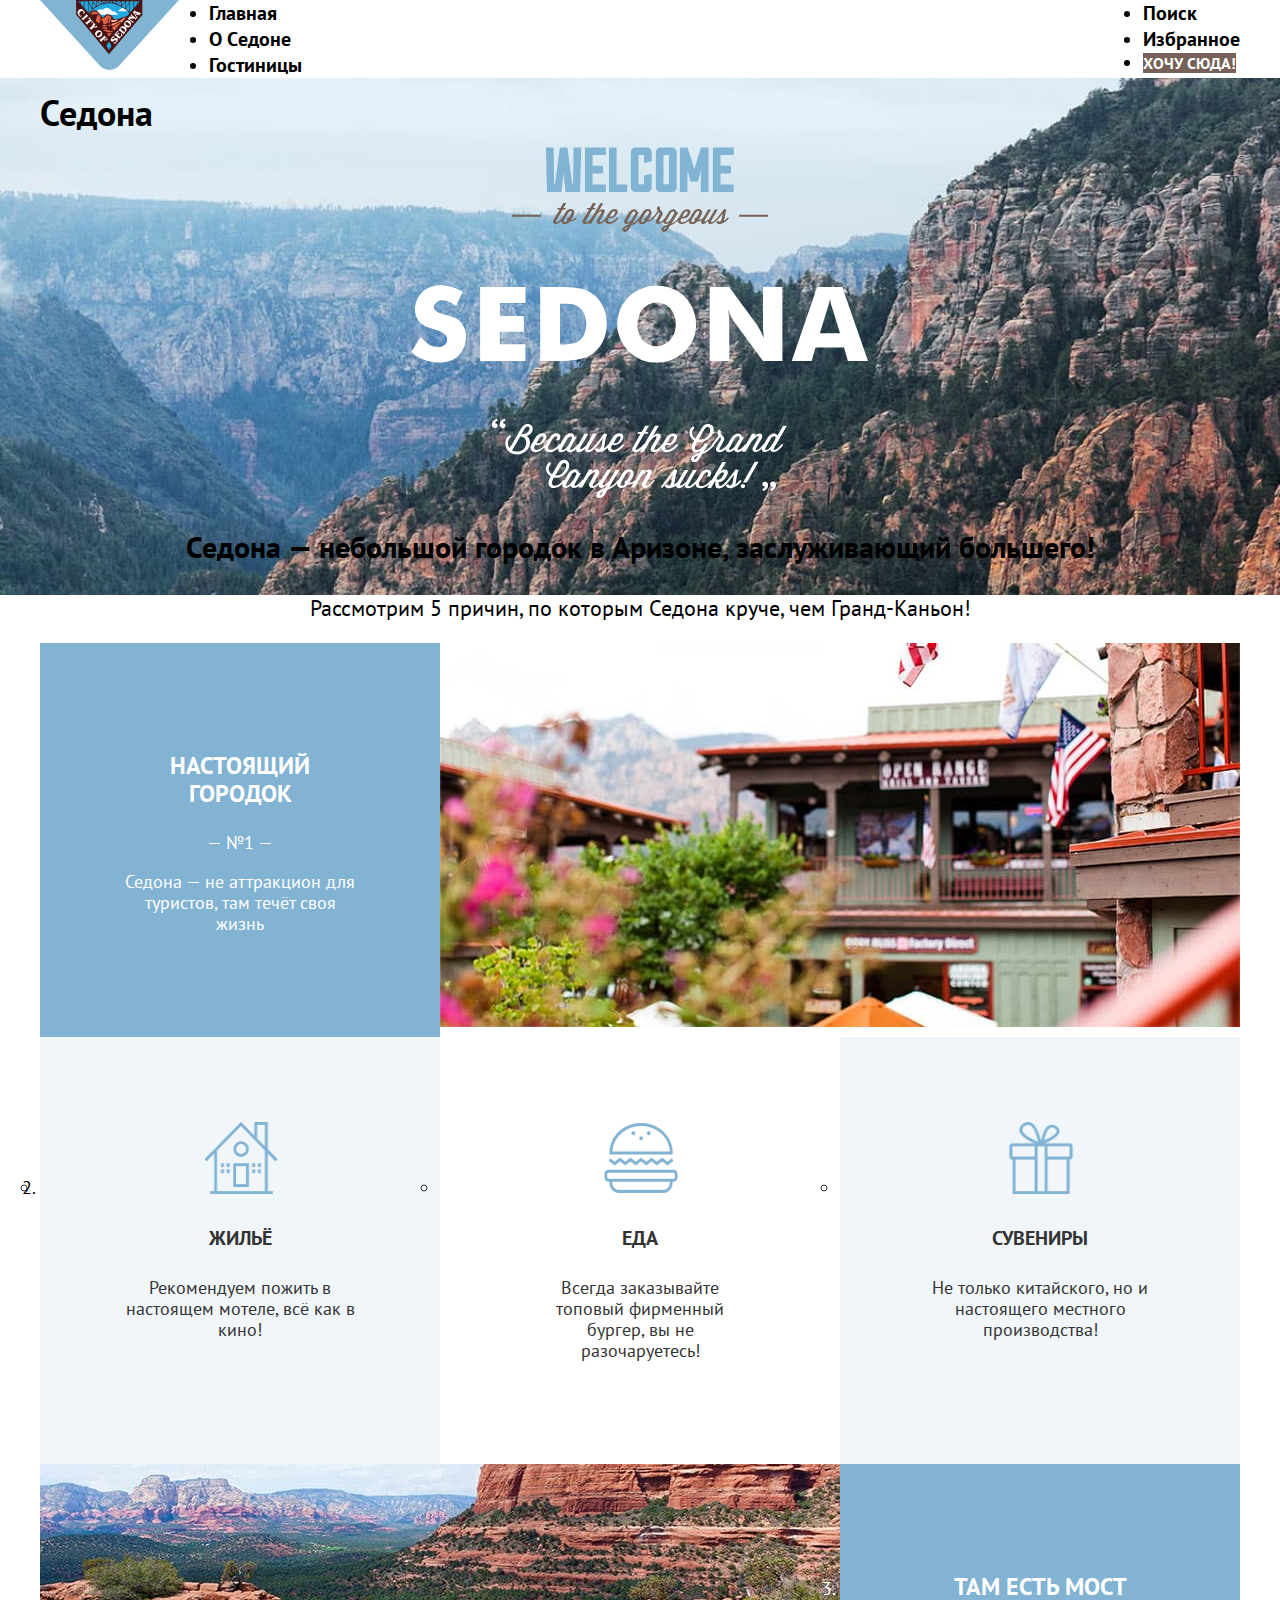
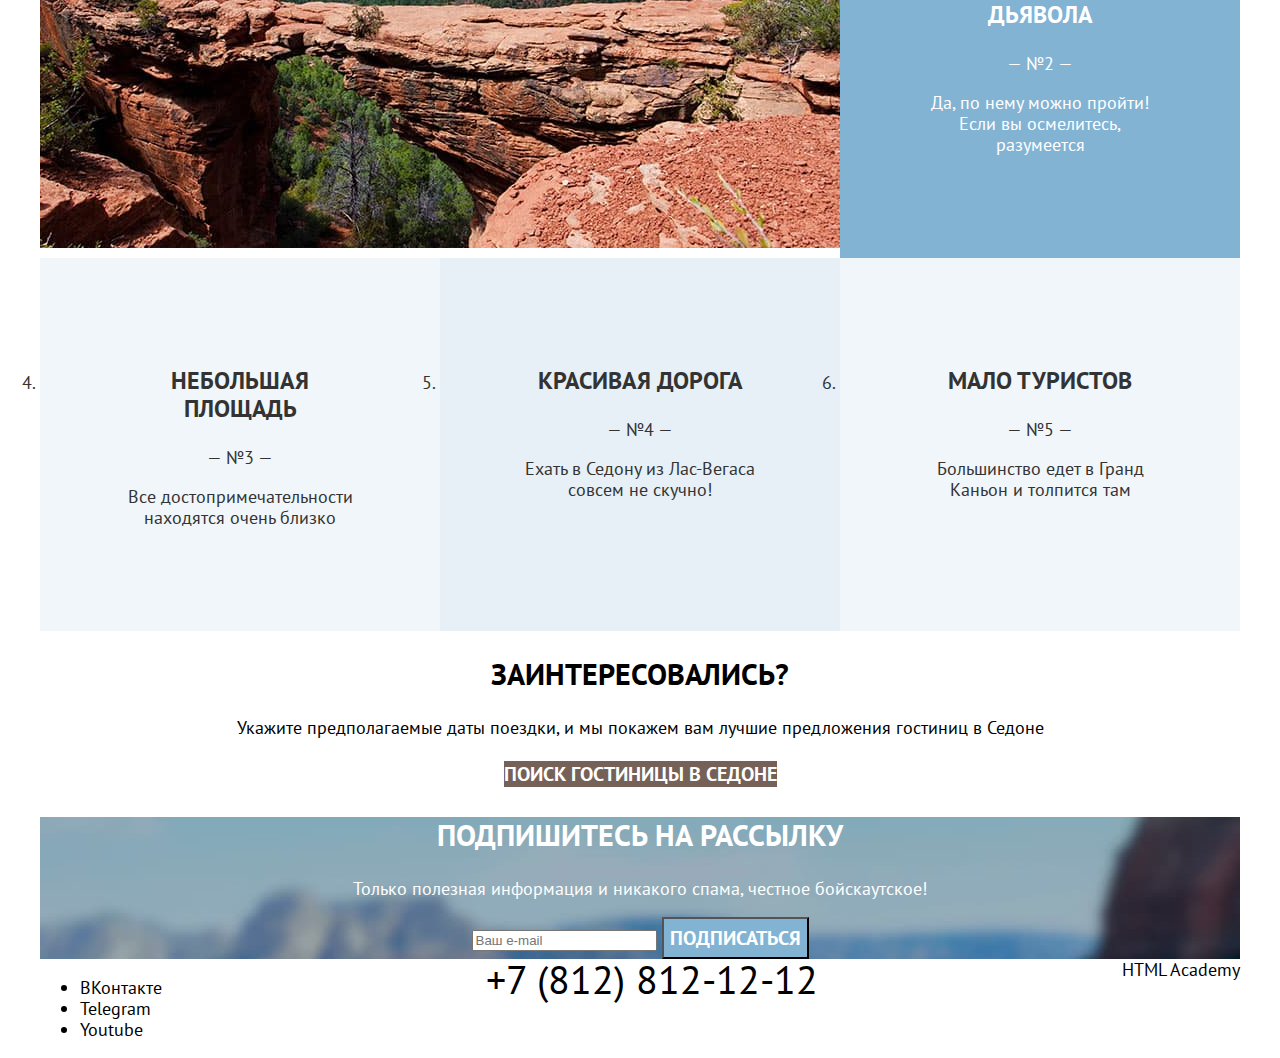
<file: index.html>
<!DOCTYPE html>
<html lang="ru">
  <head>
    <meta charset="utf-8">
    <title>Седона</title>
    <link rel="stylesheet" href="styles/style.css">
  </head>
  <body>
    <header class="page-header">
      <nav class="navigation">
        <a class="navigation-logo" href="index.html">
          <img src="images/logo.svg" width="139" height="70" alt="Герб Седоны">
        </a>
        <ul class="navigation-list">
          <li class="navigation-item">
            <a class="navigation-link navigation-link-current" href="index.html">Главная</a>
          </li>
          <li class="navigation-item">
            <a class="navigation-link" href="#">О Cедоне</a>
          </li>
          <li class="navigation-item">
            <a class="navigation-link" href="catalog.html">Гостиницы</a>
          </li>
        </ul>

        <ul class="navigation-list navigation-user">
          <li class="navigation-item">
            <a class="navigation-link" href="#">
              <span class="visually-hidden">Поиск</span>
            </a>
          </li>
          <li class="navigation-item">
            <a class="navigation-link" href="#">
              <span class="visually-hidden">Избранное</span>
            </a>
          </li>
          <li class="navigation-item">
            <a class="navigation-link button want-to-go-button" href="#">Хочу сюда!</a>
          </li>
        </ul>
      </nav>
    </header>

    <main class="main-index main-container">
      <div class="page-container">
        <h1 class="visually-hidden">Седона</h1>
        <img class="main-logo" src="images/welcome.svg" height="352" width="458" alt="Приветствующая надпись">
        <p class="city-description">Седона — небольшой городок в Аризоне, заслуживающий большего!</p>
        <p class="city-description small-city-description">Рассмотрим 5 причин, по которым Седона круче, чем Гранд-Каньон!</p>
        <section class="advantages">
          <h2 class="visually-hidden section-title" hidden>Преимущества Седоны</h2>
          <ol class="advantages-list">
            <div class="picture-advantages-container">
              <li class="advantage first-advantage">
                <h3 class="advantages-title">Настоящий городок</h3>
                <span class="advantage-number">— №1 —</span>
                <p class="advantage-description">
                  Седона — не аттракцион для туристов, там течёт своя жизнь
                </p>
              </li>
              <img class="city-landscape" src="images/city-landscape.jpg" width="800" height="384" alt="Городской пейзаж Седоны">
            </div>
            <li class="advantage-condition">
              <ul class="conditions-list">
                <div class="advantages-conditions-container">
                  <li class="first-condition">
                    <img src="images/home-icon.png"  width="75" height="72" alt="Дом">
                    <h4 class="conditions-title">Жильё</h4>
                    <p class="condition-description">Рекомендуем пожить в настоящем мотеле,
                      всё как в кино!</p>
                  </li>
                  <li class="second-condition">
                    <img src="images/food-icon.png" width="75" height="72" alt="Бургер">
                    <h4 class="conditions-title">Еда</h4>
                    <p class="condition-description">Всегда заказывайте топовый фирменный бургер, вы не разочаруетесь!</p>
                  </li>
                  <li class="third-condition">
                    <img src="images/souvenir-icon.png" width="75" height="72" alt="Коробка для подарков">
                    <h4 class="conditions-title">Сувениры</h4>
                    <p class="condition-description">Не только китайского, но и настоящего местного производства!</p>
                  </li>
                </div>
              </ul>
            </li>
            <div class="picture-advantages-container">
              <img src="images/nature-landscape.jpg" width="800" height="384" alt="Природный пейзаж Седоны">
              <li class="advantage second-advantage">
              <h3 class="advantages-title">Там есть
                мост дьявола</h3>
              <span class="advantage-number">— №2 —</span>
              <p class="advantage-description">
                Да, по нему можно пройти! Если вы осмелитесь, разумеется
              </p>
              </li>
            </div>
            <div class="advantages-conditions-container">
              <li class="advantage third-advantage">
                <h3 class="advantages-title">Небольшая площадь</h3>
                <span class="advantage-number">— №3 —</span>
                <p class="advantage-description">Все достопримечательности находятся очень близко</p>
              </li>
              <li class="advantage fourth-advantage">
                <h3 class="advantages-title">Красивая
                  дорога</h3>
                <span class="advantage-number">— №4 —</span>
                <p class="advantage-description">
                  Ехать в Седону из Лас-Вегаса совсем не скучно!
                </p>
              </li>
              <li class="advantage fifth-advantage">
                <h3 class="advantages-title">Мало
                  туристов</h3>
                <span class="advantage-number">— №5 —</span>
                <p>Большинство едет в Гранд Каньон
                  и толпится там</p>
              </li>
            </div>
          </ol>
        </section>

        <section class="hotel-search">
          <h2 class="section-title">Заинтересовались?</h2>
          <p class="search-offer">
            Укажите предполагаемые даты поездки, и мы покажем вам лучшие предложения гостиниц в Седоне
          </p>
          <a href="#" class="hotel-searching-link button hotel-searching-button">ПОИСК ГОСТИНИЦЫ В СЕДОНЕ</a>
        </section>

        <section class="newsletter newsletter-with-background">
          <h2 class="section-title">Подпишитесь на рассылку</h2>
          <p class="newsletter-description">Только полезная информация и никакого спама, честное бойскаутское!</p>
          <form action="https://echo.htmlacademy.ru/" method="post" class="newsletter-form">
            <input type="email" name="newsletter-email" placeholder="Ваш e-mail" required>
            <button type="submit" class="newsletter-button button">Подписаться</button>
          </form>
        </section>
      </div>
    </main>

    <footer class="page-footer">
      <div class="page-footer-container">
        <div class="footer-social-list-container">
          <ul class="footer-social-list">
            <li class="footer-social-item">
              <a class="footer-social-link" href="https://vk.com/htmlacademy">
                <span class="visually-hidden">ВКонтакте</span>
              </a>
            </li>
            <li class="footer-social-item">
              <a class="footer-social-link" href="https://t.me/htmlacademy">
                <span class="visually-hidden">Telegram</span>
              </a>
            </li>
            <li class="footer-social-item">
              <a class="footer-social-link" href="https://www.youtube.com/user/htmlacademyru">
                <span class="visually-hidden">Youtube</span>
              </a>
            </li>
          </ul>
        </div>
        <a class="footer-phone-link" href="tel:+7812812212">+7 (812) 812-12-12</a>
        <a class="footer-website-link" href="https://htmlacademy.ru/">
          <span class="visually-hidden">HTML Academy</span>
        </a>
      </div>
    </footer>

  </body>
</html>
</file>
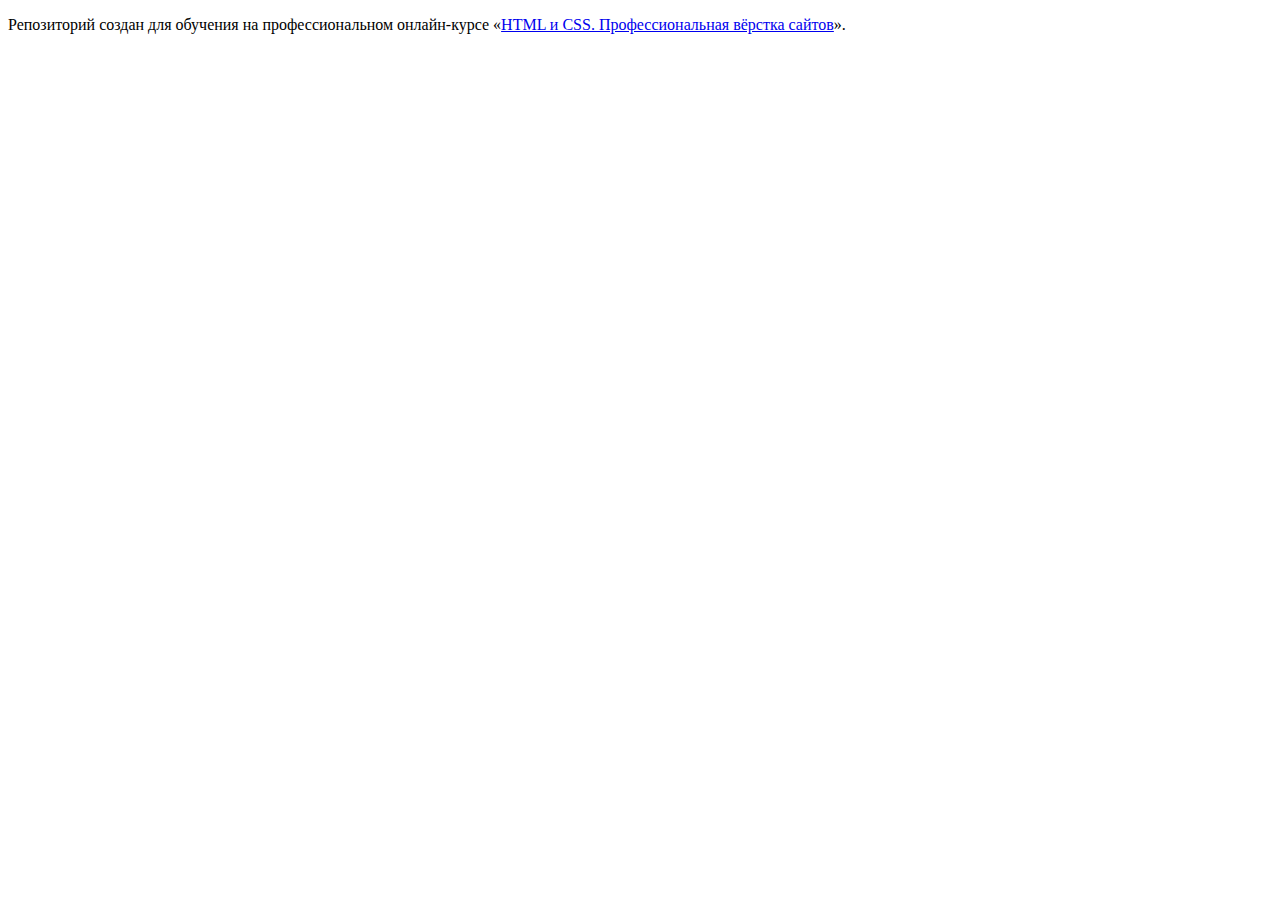
<file: 1/index.html>
<!DOCTYPE html>
<html lang="ru">
  <head>
    <meta charset="utf-8">
    <title>HTML Academy: Седона</title>
    <base href="https://htmlacademy-htmlcss.github.io/1918397-sedona-34/1/">
</head>
  <body>

    <p>Репозиторий создан для обучения на профессиональном онлайн‑курсе «<a href="https://htmlacademy.ru/intensive/htmlcss">HTML и CSS. Профессиональная вёрстка сайтов</a>».</p>

  </body>
</html>
</file>
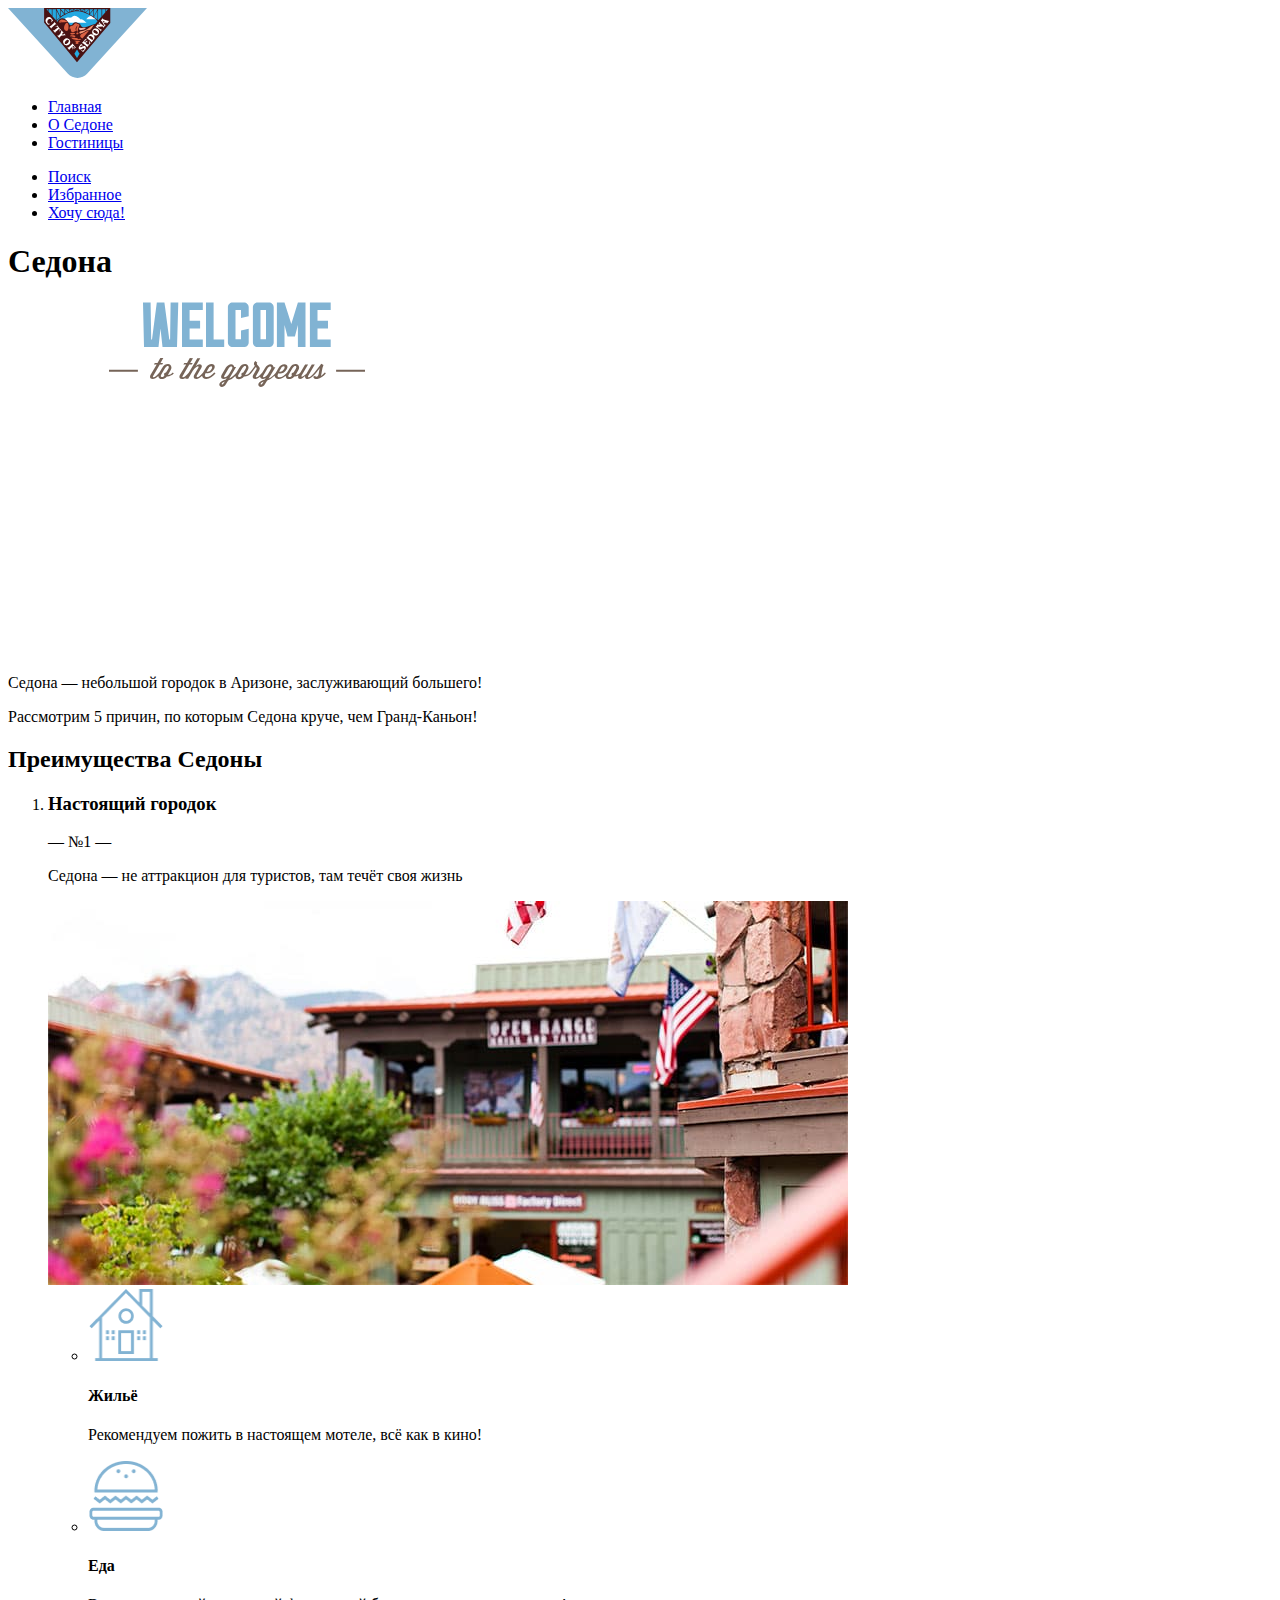
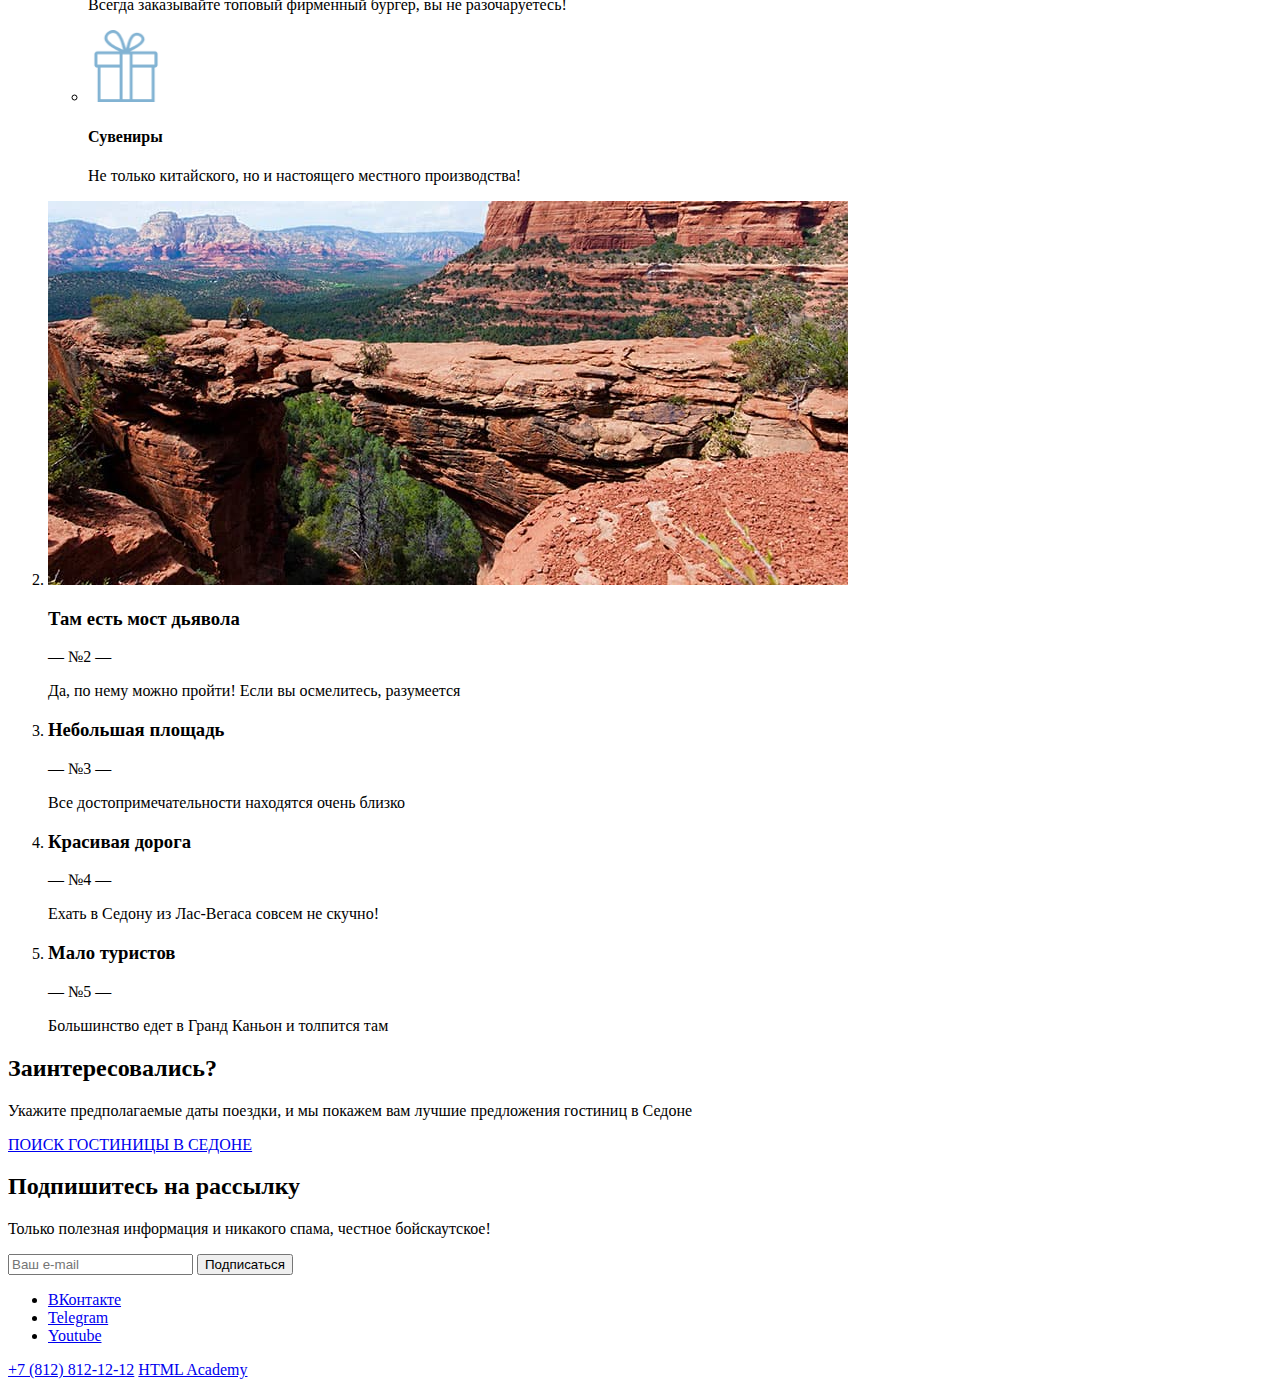
<file: 4/index.html>
<!DOCTYPE html>
<html lang="ru">
  <head>
    <meta charset="utf-8">
    <title>Седона</title>
    <base href="https://htmlacademy-htmlcss.github.io/1918397-sedona-34/4/">
</head>
  <body>
    <header class="page-header">
      <nav class="navigation">
        <a class="navigatin-logo" href="index.html">
          <img src="images/logo.svg" width="139" height="70" alt="Герб Седоны">
        </a>
        <ul class="navigation-list">
          <li class="navigation-item">
            <a class="navigation-link navigation-link-current" href="index.html">Главная</a>
          </li>
          <li class="navigation-item">
            <a class="navigation-link" href="#">О Cедоне</a>
          </li>
          <li class="navigation-item">
            <a class="navigation-link" href="catalog.html">Гостиницы</a>
          </li>
        </ul>

        <ul class="navigation-list navigation-user">
          <li class="navigation-item">
            <a class="navigation-link" href="#">
              <span class="visually-hidden">Поиск</span>
            </a>
          </li>
          <li class="navigation-item">
            <a class="navigation-link" href="#">
              <span class="visually-hidden">Избранное</span>
            </a>
          </li>
          <li class="navigation-item">
            <a class="navigation-link button" href="#">Хочу сюда!</a>
          </li>
        </ul>
      </nav>
    </header>

    <main class="main-index">
      <h1 class="visually-hidden">Седона</h1>
      <img src="images/welcome.svg" height="352" width="458" alt="Приветствующая надпись">
      <p class="city-description">Седона — небольшой городок в Аризоне, заслуживающий большего!</p>
      <p class="city-description small-city-description">Рассмотрим 5 причин, по которым Седона круче, чем Гранд-Каньон!</p>
      <section class="advantages">
        <h2 class="visually-hidden">Преимущества Седоны</h2>
        <ol class="advantages-list">
          <li class="advantage">
            <h3 class="advantages-title">Настоящий городок</h3>
            <span class="advantage-number">— №1 —</span>
            <p class="advantage-description">
              Седона — не аттракцион для туристов, там течёт своя жизнь
            </p>
            <img src="images/city-landscape.jpg" width="800" height="384" alt="Городской пейзаж Седоны">
            <ul class="conditions-list">
              <li class="condition">
                <img src="images/home-icon.png"  width="75" height="72" alt="Дом">
                <h4 conditions-title>Жильё</h4>
                <p class="condition-description">Рекомендуем пожить в настоящем мотеле,
                  всё как в кино!</p>
              </li>
              <li class="condition">
                <img src="images/food-icon.png" width="75" height="72" alt="Бургер">
                <h4 conditions-title>Еда</h4>
                <p class="condition-description">Всегда заказывайте топовый фирменный бургер, вы не разочаруетесь!</p>
              </li>
              <li class="condition">
                <img src="images/souvenir-icon.png" width="75" height="72" alt="Коробка для подарков">
                <h4 conditions-title>Сувениры</h4>
                <p class="condition-description">Не только китайского, но и настоящего местного производства!</p>
              </li>
            </ul>
          </li>
          <li class="advantage">
            <img src="images/nature-landscape.jpg" width="800" height="384" alt="Природный пейзаж Седоны">
            <h3 class="advantages-title">Там есть
              мост дьявола</h3>
            <span class="advantage-number">— №2 —</span>
            <p class="advantage-description">
              Да, по нему можно пройти! Если вы осмелитесь, разумеется
            </p>
          </li>
          <li class="advantage">
            <h3 class="advantages-title">Небольшая площадь</h3>
            <span class="advantage-number">— №3 —</span>
            <p class="advantage-description">Все достопримечательности находятся очень близко</p>
          </li>
          <li class="advantage">
            <h3 class="advantages-title">Красивая
              дорога</h3>
            <span class="advantage-number">— №4 —</span>
            <p class="advantage-description">
              Ехать в Седону из Лас-Вегаса совсем не скучно!
            </p>
          </li>
          <li class="advantage">
            <h3 class="advantages-title">Мало
              туристов</h3>
            <span class="advantage-number">— №5 —</span>
            <p>Большинство едет в Гранд Каньон
               и толпится там</p>
          </li>
        </ol>
      </section>
      <section class="hotel-search">
        <h2>Заинтересовались?</h2>
        <p class="search-offer">
          Укажите предполагаемые даты поездки, и мы покажем вам лучшие предложения гостиниц в Седоне
        </p>
        <a href="#" class="hotel-searching-link button">ПОИСК ГОСТИНИЦЫ В СЕДОНЕ</a>
      </section>
      <section class="newsletter">
        <h2>Подпишитесь на рассылку</h2>
        <p class="newsletter-description">Только полезная информация и никакого спама, честное бойскаутское!</p>
        <form action="https://echo.htmlacademy.ru/" method="post" class="newsletter-form">
          <input type="email" name="newsletter-email" placeholder="Ваш e-mail" required>
          <button type="submit" class="newletter-button button">Подписаться</button>
        </form>
      </section>
    </main>

    <footer class="page-footer">
      <ul class="footer-social-list">
        <li class="footer-social-item">
          <a class="footer-social-link" href="https://vk.com/htmlacademy">
            <span class="visually-hidden">ВКонтакте</span>
          </a>
        </li>
        <li class="footer-social-item">
          <a class="footer-social-link" href="https://t.me/htmlacademy">
            <span class="visually-hidden">Telegram</span>
          </a>
        </li>
        <li class="footer-social-item">
          <a class="footer-social-link" href="https://www.youtube.com/user/htmlacademyru">
            <span class="visually-hidden">Youtube</span>
          </a>
        </li>
      </ul>
      <a class="footer-phone-link" href="tel:+7812812212">+7 (812) 812-12-12</a>
      <a class="footer-website-link" href="https://htmlacademy.ru/">
        <span class="visually-hidden">HTML Academy</span>
      </a>
    </footer>

  </body>
</html>
</file>
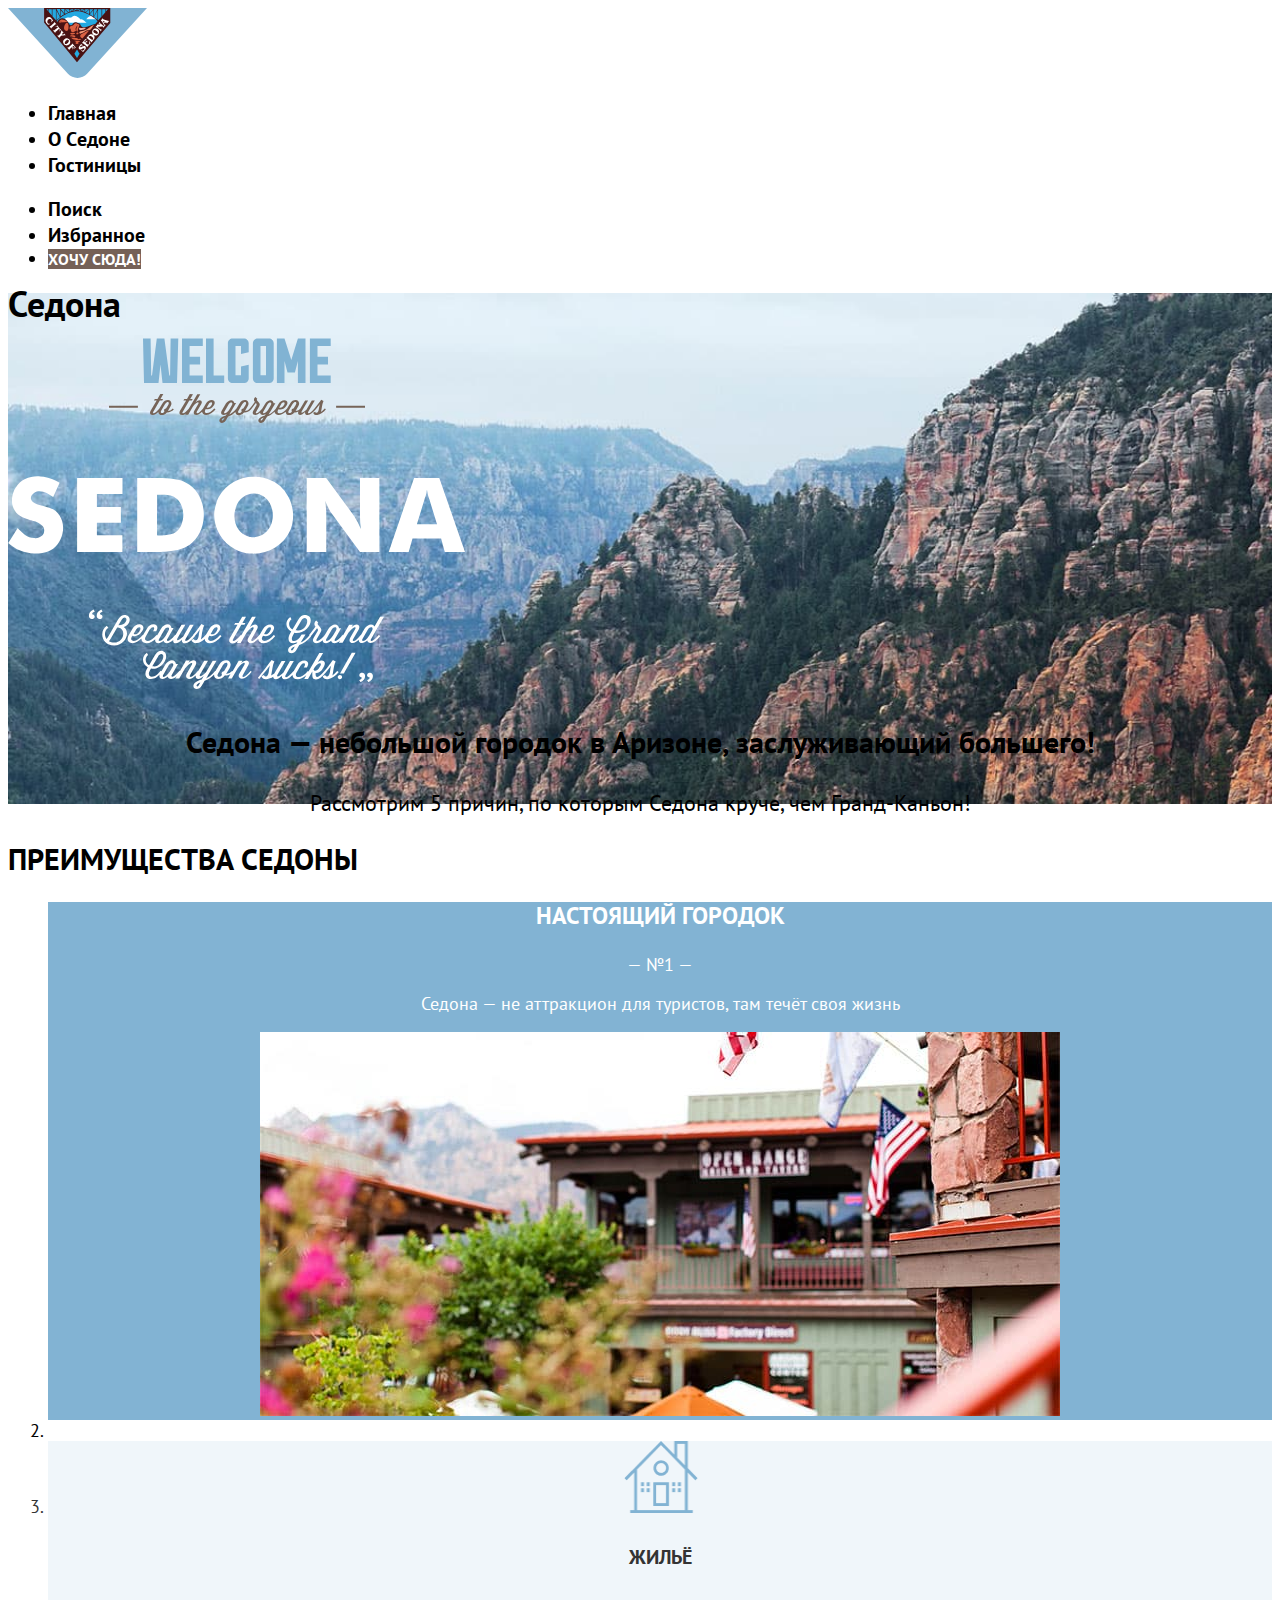
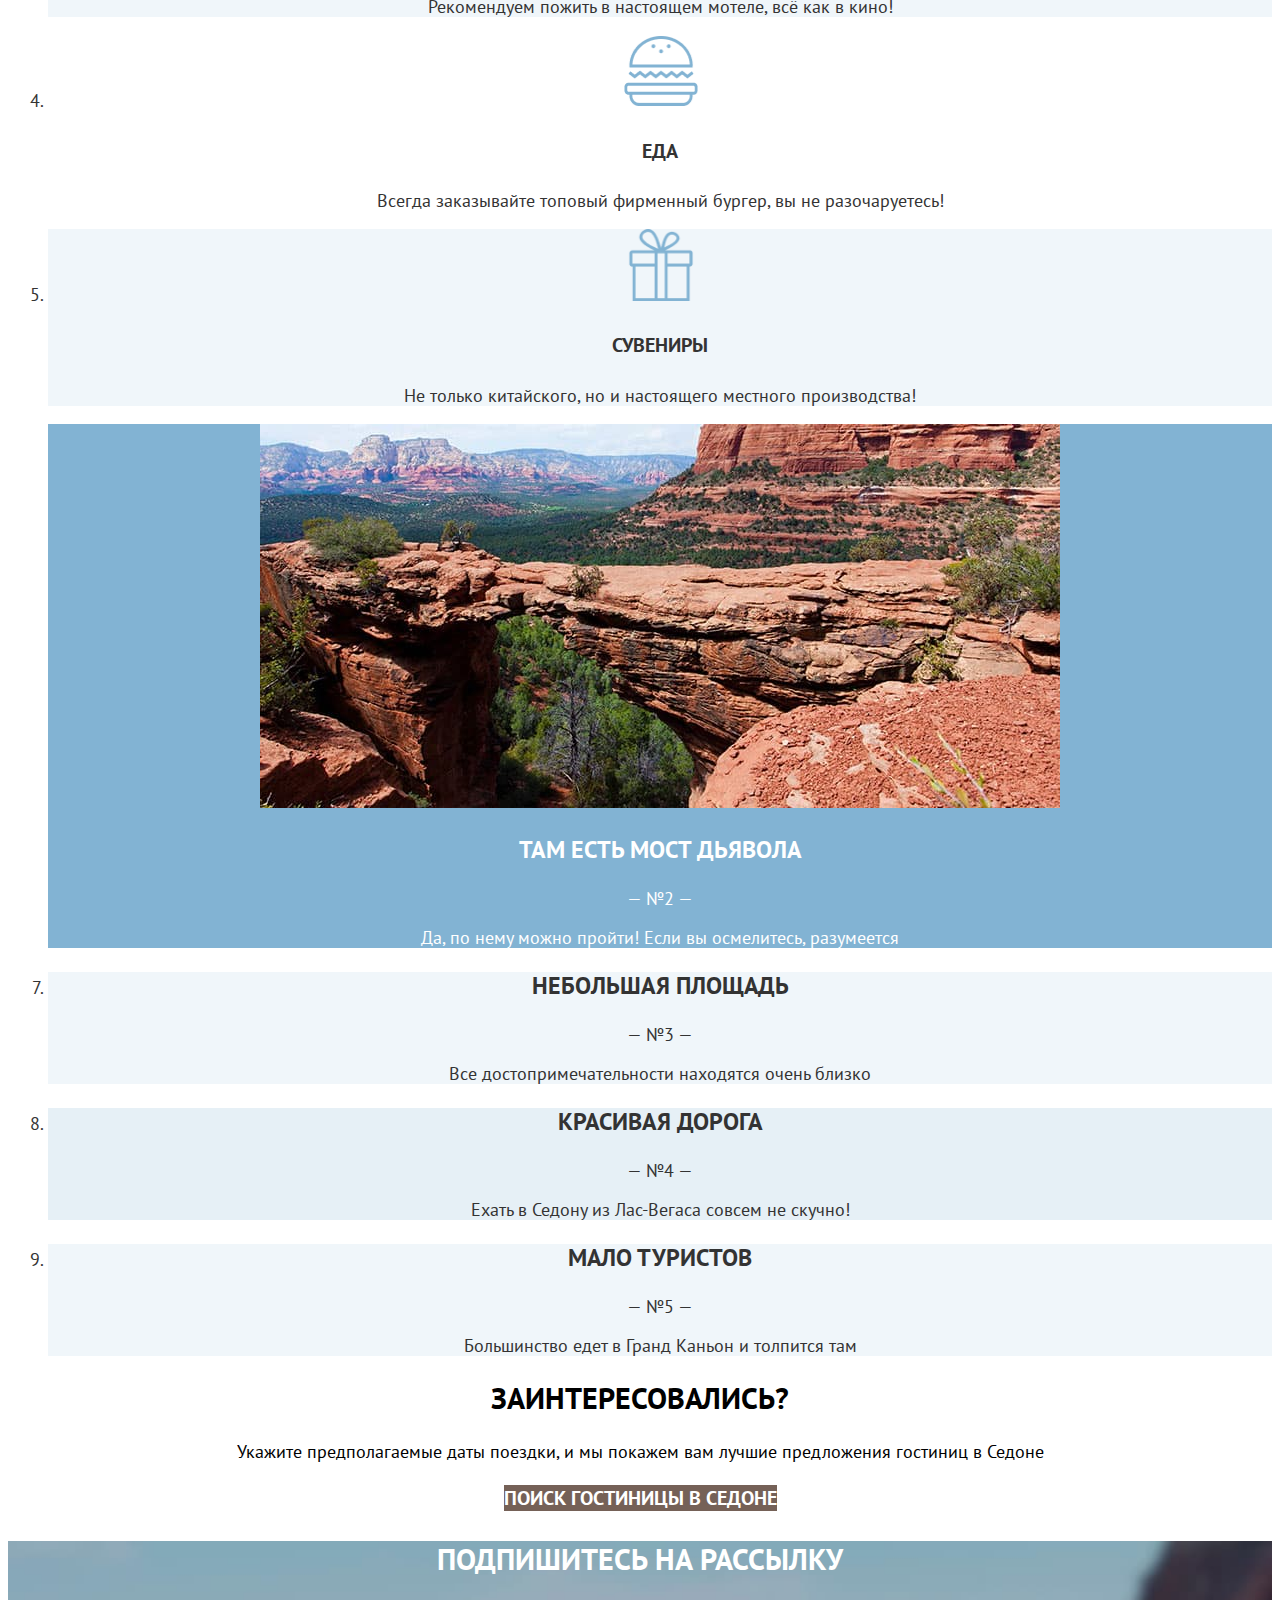
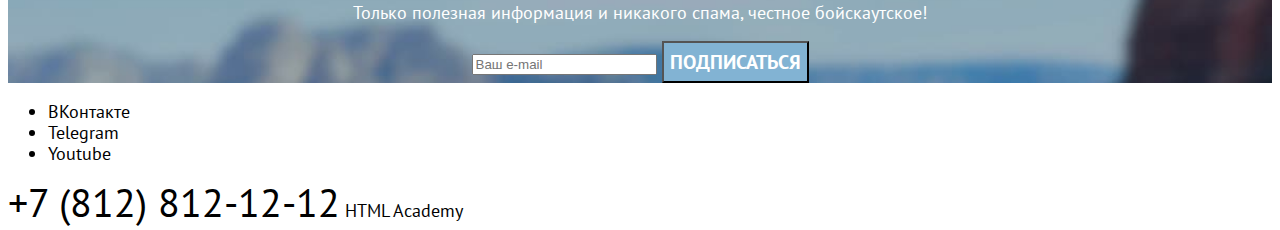
<file: 5/index.html>
<!DOCTYPE html>
<html lang="ru">
  <head>
    <meta charset="utf-8">
    <title>Седона</title>
    <link rel="stylesheet" href="styles/styles.css">
    <base href="https://htmlacademy-htmlcss.github.io/1918397-sedona-34/5/">
</head>
  <body>
    <header class="page-header">
      <nav class="navigation">
        <a class="navigation-logo" href="index.html">
          <img src="images/logo.svg" width="139" height="70" alt="Герб Седоны">
        </a>
        <ul class="navigation-list">
          <li class="navigation-item">
            <a class="navigation-link navigation-link-current" href="index.html">Главная</a>
          </li>
          <li class="navigation-item">
            <a class="navigation-link" href="#">О Cедоне</a>
          </li>
          <li class="navigation-item">
            <a class="navigation-link" href="catalog.html">Гостиницы</a>
          </li>
        </ul>

        <ul class="navigation-list navigation-user">
          <li class="navigation-item">
            <a class="navigation-link" href="#">
              <span class="visually-hidden">Поиск</span>
            </a>
          </li>
          <li class="navigation-item">
            <a class="navigation-link" href="#">
              <span class="visually-hidden">Избранное</span>
            </a>
          </li>
          <li class="navigation-item">
            <a class="navigation-link button want-to-go-button" href="#">Хочу сюда!</a>
          </li>
        </ul>
      </nav>
    </header>

    <main class="main-index">
      <h1 class="visually-hidden">Седона</h1>
      <img src="images/welcome.svg" height="352" width="458" alt="Приветствующая надпись">
      <p class="city-description">Седона — небольшой городок в Аризоне, заслуживающий большего!</p>
      <p class="city-description small-city-description">Рассмотрим 5 причин, по которым Седона круче, чем Гранд-Каньон!</p>
      <section class="advantages">
        <h2 class="visually-hidden section-title">Преимущества Седоны</h2>
        <ol class="advantages-list">
          <li class="first-advantage">
            <h3 class="advantages-title">Настоящий городок</h3>
            <span class="advantage-number">— №1 —</span>
            <p class="advantage-description">
              Седона — не аттракцион для туристов, там течёт своя жизнь
            </p>
            <img src="images/city-landscape.jpg" width="800" height="384" alt="Городской пейзаж Седоны">
          <li class="advantage-condition"
            <ul class="conditions-list">
              <li class="first-condition">
                <img src="images/home-icon.png"  width="75" height="72" alt="Дом">
                <h4 class="conditions-title">Жильё</h4>
                <p class="condition-description">Рекомендуем пожить в настоящем мотеле,
                  всё как в кино!</p>
              </li>
              <li class="second-condition">
                <img src="images/food-icon.png" width="75" height="72" alt="Бургер">
                <h4 class="conditions-title">Еда</h4>
                <p class="condition-description">Всегда заказывайте топовый фирменный бургер, вы не разочаруетесь!</p>
              </li>
              <li class="third-condition">
                <img src="images/souvenir-icon.png" width="75" height="72" alt="Коробка для подарков">
                <h4 class="conditions-title">Сувениры</h4>
                <p class="condition-description">Не только китайского, но и настоящего местного производства!</p>
              </li>
            </ul>
          </li>
          <li class="second-advantage">
            <img src="images/nature-landscape.jpg" width="800" height="384" alt="Природный пейзаж Седоны">
            <h3 class="advantages-title">Там есть
              мост дьявола</h3>
            <span class="advantage-number">— №2 —</span>
            <p class="advantage-description">
              Да, по нему можно пройти! Если вы осмелитесь, разумеется
            </p>
          </li>
          <li class="third-advantage">
            <h3 class="advantages-title">Небольшая площадь</h3>
            <span class="advantage-number">— №3 —</span>
            <p class="advantage-description">Все достопримечательности находятся очень близко</p>
          </li>
          <li class="fourth-advantage">
            <h3 class="advantages-title">Красивая
              дорога</h3>
            <span class="advantage-number">— №4 —</span>
            <p class="advantage-description">
              Ехать в Седону из Лас-Вегаса совсем не скучно!
            </p>
          </li>
          <li class="fifth-advantage">
            <h3 class="advantages-title">Мало
              туристов</h3>
            <span class="advantage-number">— №5 —</span>
            <p>Большинство едет в Гранд Каньон
               и толпится там</p>
          </li>
        </ol>
      </section>

      <section class="hotel-search">
        <h2 class="section-title">Заинтересовались?</h2>
        <p class="search-offer">
          Укажите предполагаемые даты поездки, и мы покажем вам лучшие предложения гостиниц в Седоне
        </p>
        <a href="#" class="hotel-searching-link button hotel-searching-button">ПОИСК ГОСТИНИЦЫ В СЕДОНЕ</a>
      </section>

      <section class="newsletter newsletter-with-background">
        <h2 class="section-title">Подпишитесь на рассылку</h2>
        <p class="newsletter-description">Только полезная информация и никакого спама, честное бойскаутское!</p>
        <form action="https://echo.htmlacademy.ru/" method="post" class="newsletter-form">
          <input type="email" name="newsletter-email" placeholder="Ваш e-mail" required>
          <button type="submit" class="newsletter-button button">Подписаться</button>
        </form>
      </section>
    </main>

    <footer class="page-footer">
      <ul class="footer-social-list">
        <li class="footer-social-item">
          <a class="footer-social-link" href="https://vk.com/htmlacademy">
            <span class="visually-hidden">ВКонтакте</span>
          </a>
        </li>
        <li class="footer-social-item">
          <a class="footer-social-link" href="https://t.me/htmlacademy">
            <span class="visually-hidden">Telegram</span>
          </a>
        </li>
        <li class="footer-social-item">
          <a class="footer-social-link" href="https://www.youtube.com/user/htmlacademyru">
            <span class="visually-hidden">Youtube</span>
          </a>
        </li>
      </ul>
      <a class="footer-phone-link" href="tel:+7812812212">+7 (812) 812-12-12</a>
      <a class="footer-website-link" href="https://htmlacademy.ru/">
        <span class="visually-hidden">HTML Academy</span>
      </a>
    </footer>

  </body>
</html>
</file>
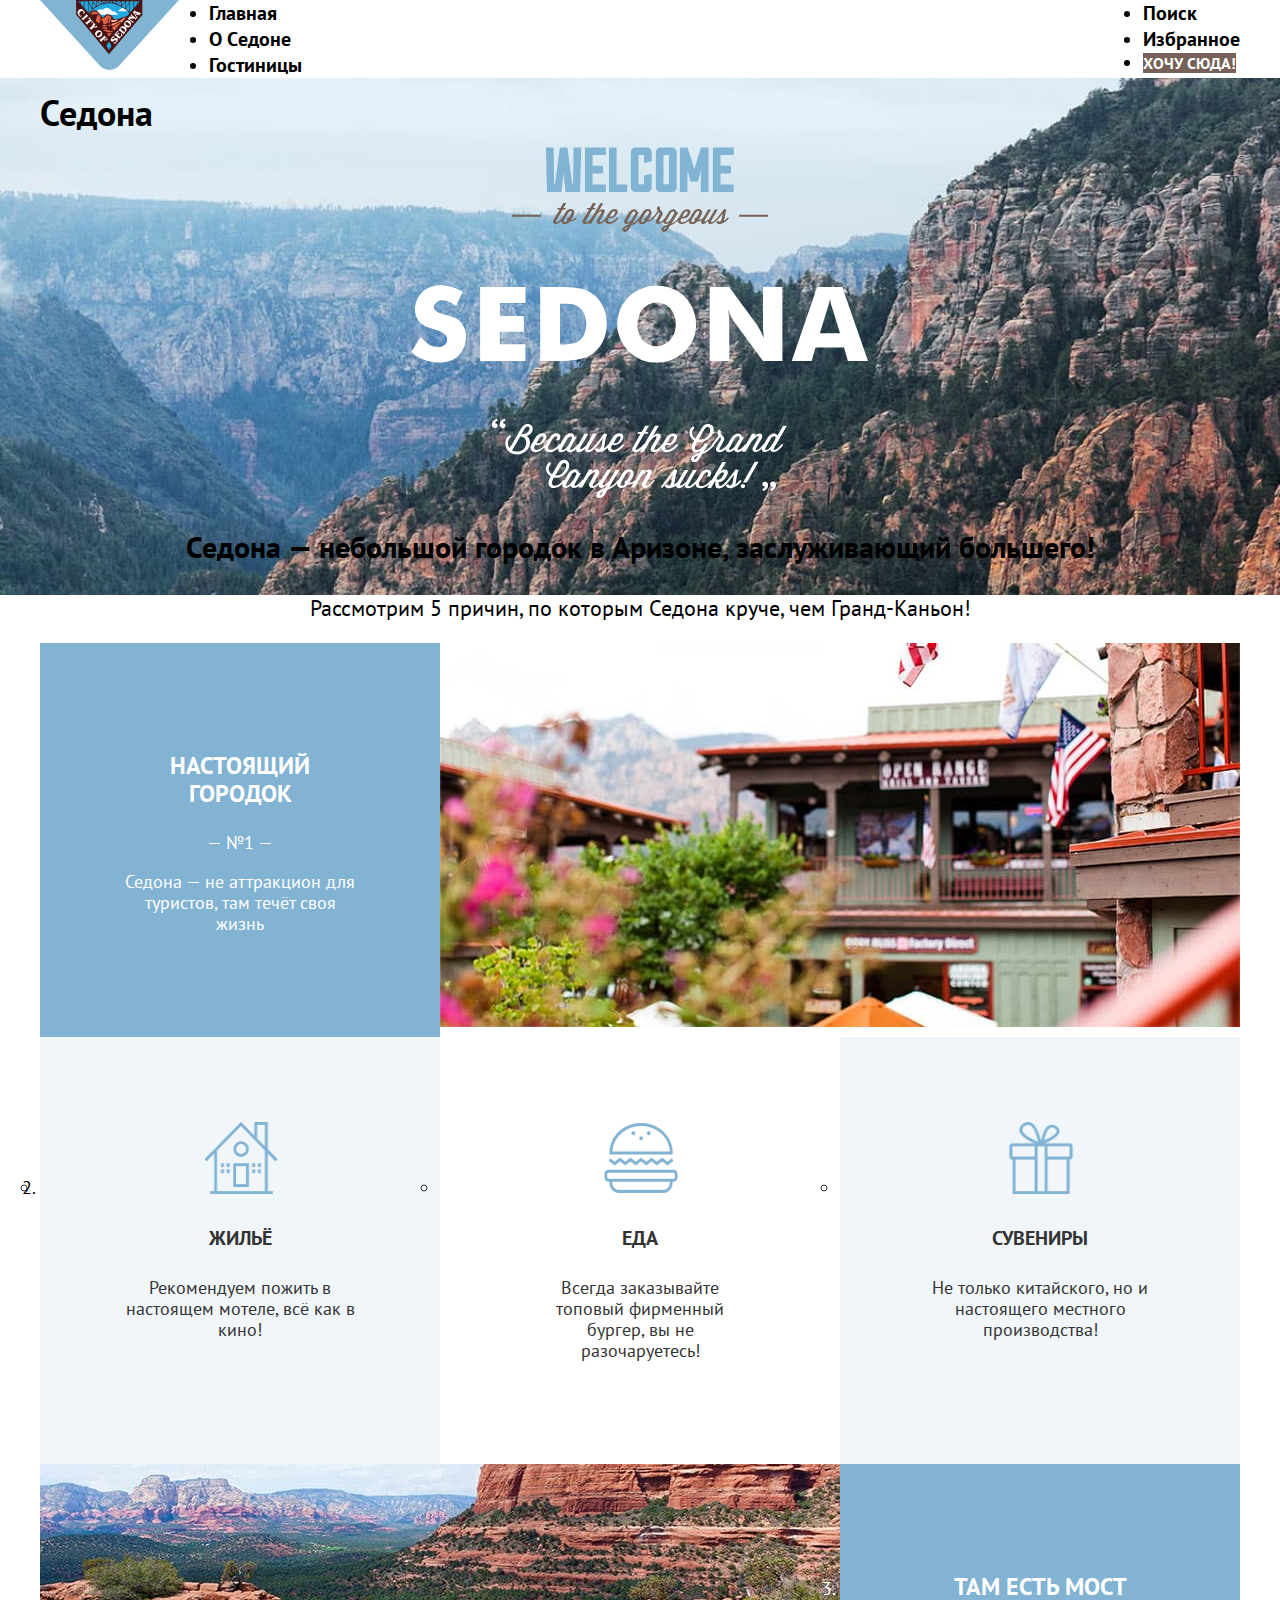
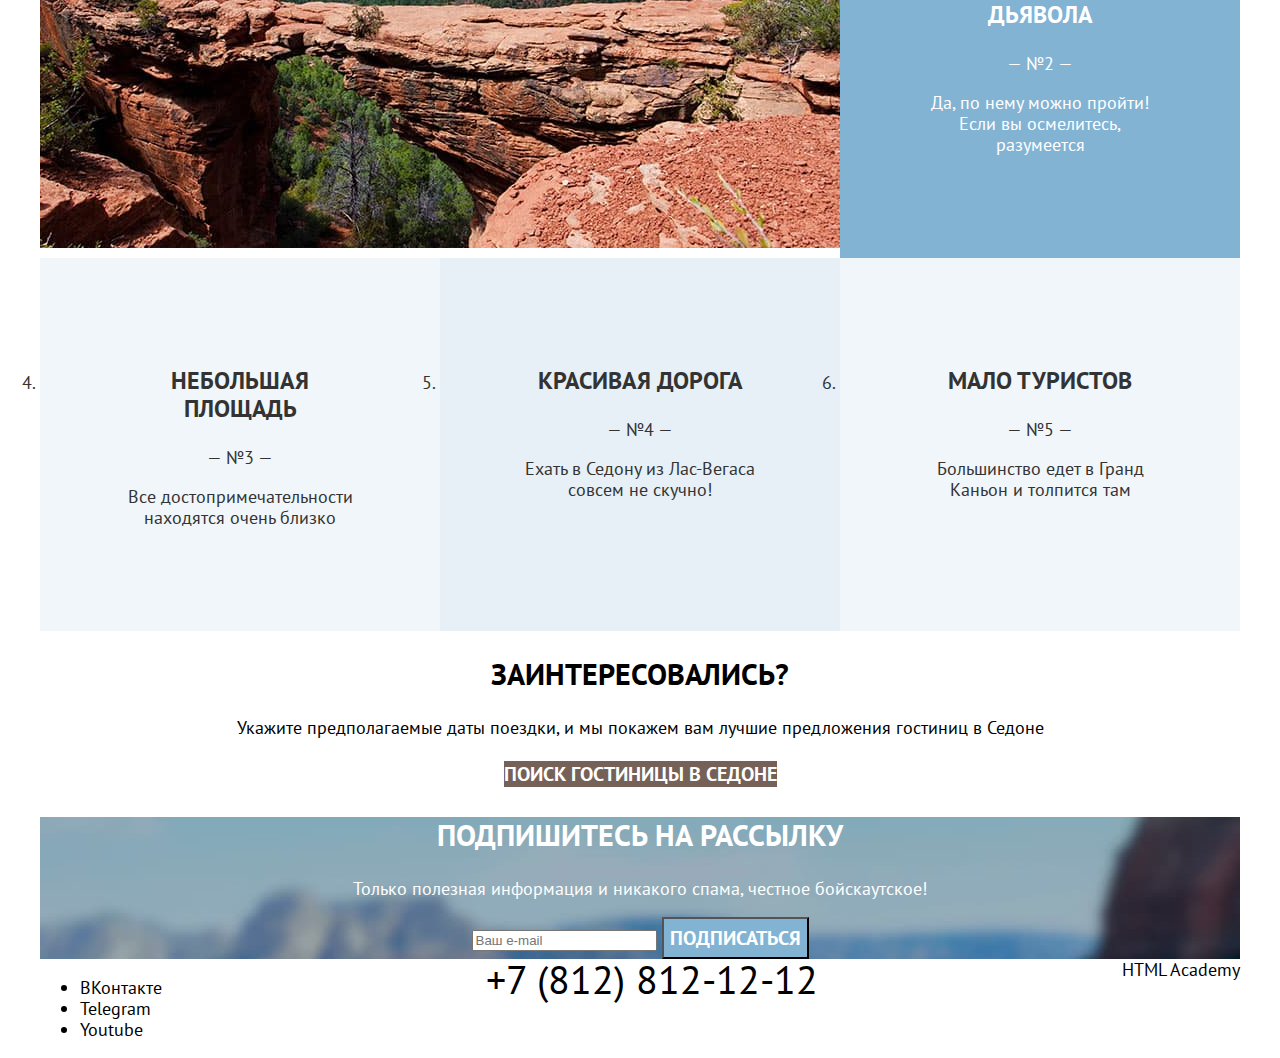
<file: 6/index.html>
<!DOCTYPE html>
<html lang="ru">
  <head>
    <meta charset="utf-8">
    <title>Седона</title>
    <link rel="stylesheet" href="styles/style.css">
    <base href="https://htmlacademy-htmlcss.github.io/1918397-sedona-34/6/">
</head>
  <body>
    <header class="page-header">
      <nav class="navigation">
        <a class="navigation-logo" href="index.html">
          <img src="images/logo.svg" width="139" height="70" alt="Герб Седоны">
        </a>
        <ul class="navigation-list">
          <li class="navigation-item">
            <a class="navigation-link navigation-link-current" href="index.html">Главная</a>
          </li>
          <li class="navigation-item">
            <a class="navigation-link" href="#">О Cедоне</a>
          </li>
          <li class="navigation-item">
            <a class="navigation-link" href="catalog.html">Гостиницы</a>
          </li>
        </ul>

        <ul class="navigation-list navigation-user">
          <li class="navigation-item">
            <a class="navigation-link" href="#">
              <span class="visually-hidden">Поиск</span>
            </a>
          </li>
          <li class="navigation-item">
            <a class="navigation-link" href="#">
              <span class="visually-hidden">Избранное</span>
            </a>
          </li>
          <li class="navigation-item">
            <a class="navigation-link button want-to-go-button" href="#">Хочу сюда!</a>
          </li>
        </ul>
      </nav>
    </header>

    <main class="main-index main-container">
      <div class="page-container">
        <h1 class="visually-hidden">Седона</h1>
        <img class="main-logo" src="images/welcome.svg" height="352" width="458" alt="Приветствующая надпись">
        <p class="city-description">Седона — небольшой городок в Аризоне, заслуживающий большего!</p>
        <p class="city-description small-city-description">Рассмотрим 5 причин, по которым Седона круче, чем Гранд-Каньон!</p>
        <section class="advantages">
          <h2 class="visually-hidden section-title" hidden>Преимущества Седоны</h2>
          <ol class="advantages-list">
            <div class="picture-advantages-container">
              <li class="advantage first-advantage">
                <h3 class="advantages-title">Настоящий городок</h3>
                <span class="advantage-number">— №1 —</span>
                <p class="advantage-description">
                  Седона — не аттракцион для туристов, там течёт своя жизнь
                </p>
              </li>
              <img class="city-landscape" src="images/city-landscape.jpg" width="800" height="384" alt="Городской пейзаж Седоны">
            </div>
            <li class="advantage-condition">
              <ul class="conditions-list">
                <div class="advantages-conditions-container">
                  <li class="first-condition">
                    <img src="images/home-icon.png"  width="75" height="72" alt="Дом">
                    <h4 class="conditions-title">Жильё</h4>
                    <p class="condition-description">Рекомендуем пожить в настоящем мотеле,
                      всё как в кино!</p>
                  </li>
                  <li class="second-condition">
                    <img src="images/food-icon.png" width="75" height="72" alt="Бургер">
                    <h4 class="conditions-title">Еда</h4>
                    <p class="condition-description">Всегда заказывайте топовый фирменный бургер, вы не разочаруетесь!</p>
                  </li>
                  <li class="third-condition">
                    <img src="images/souvenir-icon.png" width="75" height="72" alt="Коробка для подарков">
                    <h4 class="conditions-title">Сувениры</h4>
                    <p class="condition-description">Не только китайского, но и настоящего местного производства!</p>
                  </li>
                </div>
              </ul>
            </li>
            <div class="picture-advantages-container">
              <img src="images/nature-landscape.jpg" width="800" height="384" alt="Природный пейзаж Седоны">
              <li class="advantage second-advantage">
              <h3 class="advantages-title">Там есть
                мост дьявола</h3>
              <span class="advantage-number">— №2 —</span>
              <p class="advantage-description">
                Да, по нему можно пройти! Если вы осмелитесь, разумеется
              </p>
              </li>
            </div>
            <div class="advantages-conditions-container">
              <li class="advantage third-advantage">
                <h3 class="advantages-title">Небольшая площадь</h3>
                <span class="advantage-number">— №3 —</span>
                <p class="advantage-description">Все достопримечательности находятся очень близко</p>
              </li>
              <li class="advantage fourth-advantage">
                <h3 class="advantages-title">Красивая
                  дорога</h3>
                <span class="advantage-number">— №4 —</span>
                <p class="advantage-description">
                  Ехать в Седону из Лас-Вегаса совсем не скучно!
                </p>
              </li>
              <li class="advantage fifth-advantage">
                <h3 class="advantages-title">Мало
                  туристов</h3>
                <span class="advantage-number">— №5 —</span>
                <p>Большинство едет в Гранд Каньон
                  и толпится там</p>
              </li>
            </div>
          </ol>
        </section>

        <section class="hotel-search">
          <h2 class="section-title">Заинтересовались?</h2>
          <p class="search-offer">
            Укажите предполагаемые даты поездки, и мы покажем вам лучшие предложения гостиниц в Седоне
          </p>
          <a href="#" class="hotel-searching-link button hotel-searching-button">ПОИСК ГОСТИНИЦЫ В СЕДОНЕ</a>
        </section>

        <section class="newsletter newsletter-with-background">
          <h2 class="section-title">Подпишитесь на рассылку</h2>
          <p class="newsletter-description">Только полезная информация и никакого спама, честное бойскаутское!</p>
          <form action="https://echo.htmlacademy.ru/" method="post" class="newsletter-form">
            <input type="email" name="newsletter-email" placeholder="Ваш e-mail" required>
            <button type="submit" class="newsletter-button button">Подписаться</button>
          </form>
        </section>
      </div>
    </main>

    <footer class="page-footer">
      <div class="page-footer-container">
        <div class="footer-social-list-container">
          <ul class="footer-social-list">
            <li class="footer-social-item">
              <a class="footer-social-link" href="https://vk.com/htmlacademy">
                <span class="visually-hidden">ВКонтакте</span>
              </a>
            </li>
            <li class="footer-social-item">
              <a class="footer-social-link" href="https://t.me/htmlacademy">
                <span class="visually-hidden">Telegram</span>
              </a>
            </li>
            <li class="footer-social-item">
              <a class="footer-social-link" href="https://www.youtube.com/user/htmlacademyru">
                <span class="visually-hidden">Youtube</span>
              </a>
            </li>
          </ul>
        </div>
        <a class="footer-phone-link" href="tel:+7812812212">+7 (812) 812-12-12</a>
        <a class="footer-website-link" href="https://htmlacademy.ru/">
          <span class="visually-hidden">HTML Academy</span>
        </a>
      </div>
    </footer>

  </body>
</html>
</file>
<file: styles/style.css>
@font-face {
  font-family: "PT Sans";
  src: url("../fonts/ptsans-400.woff2") format("woff2");
  font-weight: 400;
  font-style: normal;
  font-display: swap;
}

@font-face {
  font-family: "PT Sans";
  src: url("../fonts/ptsans-700.woff2") format("woff2");
  font-weight: 700;
  font-style: normal;
  font-display: swap;
}

html{
  height: 100%;

}

body{
  margin: 0;
  display: flex;
  flex-direction: column;
  min-height: 100%;
  font-family: "PT Sans", sans-serif;
  font-size: 18px;
  line-height: 21px;
  font-style: normal;
  color: #000;
  background-color: #fff;
}

.main-container{
  flex-grow: 1;
}

.page-container{
  width: 1200px;
  margin: 0 auto;
}

.page-header{
  color:#000;
  background-color: #fff;
}

.navigation{
  display: flex;
  width: 1200px;
  margin: 0 auto;
}

.navigation-link{
  font-size: 20px;
  font-weight: 700;
  line-height: 26px;
  text-transform: capitalize;
  text-decoration: none;
  color: inherit;
}

.navigation-list{
  max-width: 520px;
  margin: 0;
  padding: 0;
}

.navigation-user{
  max-width: 320px;
  margin-left: auto;
}

.navigation-logo{
  margin-right: 30px;
}

.button {
  font-family: inherit;
  font-size: 16px;
  line-height: 20px;
  font-weight: 700;
  text-align: center;
  color: #ffffff;
  background-color: #000000;
  text-decoration: none;
  text-transform: uppercase;
}

.want-to-go-button, .hotel-searching-button{
  background-color: #756157;
}

.hotel-searching-button, .newsletter-button{
  font-size: 20px;
  line-height: 36px;
}

.main-index{
  background-image: url("../images/index-background.jpg");
  background-repeat: no-repeat;
  background-size: 100% auto;
}

.main-logo{
  display: block;
  margin: 0 auto;
}

.city-description{
  font-size: 30px;
  line-height: 36px;
  font-weight: 700;
  text-align: center;
}

.small-city-description{
  font-size: 22px;
  line-height: 26px;
  font-weight: 400;
}

.advantages-list{
  text-align: center;
  background-color: white;
  padding: 0;
  margin: 0;
}

.advantage{
  width: 400px;
  padding: 85px;
}

.advantages-conditions-container > li{
  width: 400px;
  padding: 85px;
}

.advantages-list > img{
  width: 800px;
}

.picture-advantages-container{
  display: flex;
}

.advantages-conditions-container{
  display: flex;
}

.advantages-title{
  font-size: 24px;
  line-height: 28px;
  text-transform: uppercase;
  font-weight: 700;
}

.conditions-title{
  font-size: 20px;
  line-height: 26px;
  text-transform: uppercase;
  font-weight: 700;
}

.conditions-list{
  margin: 0;
  padding: 0;
}

.first-advantage, .second-advantage{
  background-color: #82B3D3;
  color: #fff;
}

.third-advantage, .fifth-advantage, .first-condition, .third-condition{
  background-color: rgba(131, 179, 211, 0.12);
  color: #333333;
}

.fourth-advantage{
  background-color:rgba(131, 179, 211, 0.2);
  color: #333333;
}

.second-condition{
  background-color: #fff;
  color: #333333
}

.section-title{
  font-size: 30px;
  line-height: 36px;
  text-transform: uppercase;
}

.hotel-search{
  text-align: center;
}

.search-offer{
  color: 333333;
}

.newsletter{
  text-align: center;
  background-color: white;
  color: #333333;
}

.newsletter-with-background{
  background-image: url("../images/newsletter-background.jpg");
  color: white;
  background-color: black;
  background-size: 100% auto;
  background-repeat: no-repeat;
}

.newsletter-button, .submit-button{
  background-color: #82B3D3;
}

.page-footer{
  background-color: white;
  color: black;
  font-size: inherit;
  line-height: inherit;
}

.page-footer-container{
  display: flex;
  width: 1200px;
  margin: 0 auto;
  justify-content: space-between;
}

.footer-social-list-container{
  width: 142px;
}

.footer-phone-link{
  font-size: 40px;
  line-height: 40px;
  text-transform: uppercase;

}

.page-footer a{
  color: black;
  text-decoration: none;
}

.inner-header{
  width: 495px;
  margin-right: auto;
}

.catalog{
  display: flex; 
  flex-direction: column;
}

.inner-footer{
  display: flex;
  width: 1060px;
  margin: 0 auto;
  justify-content: space-between;
}

.inner-header-title{
  font-size: 60px;
  line-height: 78px;
  padding: 0;
  margin: 0;
}

.filter-container{
  background-color:black;
  color: white;
  background-image: url("../images/filter-background.jpg");
  background-size: 100% auto;
  background-repeat: no-repeat;
  padding: 0 70px;
}

.filter-group{
  width: 150px;
}

.infra-filter{
  margin-right: 70px;
}

.filter-list{
  padding: 0;
  margin: 0;
}

.filter-title{
  font-size: 20px;
  line-height: 26px;
  font-weight: 700;
  text-transform: capitalize;
}

.filter-content-container{
  width: 1060;
}

.filter-buttons{
  display: flex;
  flex-direction: column;
  margin-left: auto;
}

.amount-filter{
  color: 333333;
  background-color: white;
}

.breadcrumbs{
  color: white;
}

.breadcrumbs-list{
  margin: 0;
  padding: 0;
}

.breadcrumbs-link{
  color: inherit;
}

.top-sorting-container{
  display: flex;
  justify-content: space-between;
  width: 1060px;
  margin: 0 auto;
}

.products-found{
  font-size: 30px;
  line-height: 36px;
  font-weight: 700;
  text-transform: uppercase;
}

.product-title{
  font-size: 24px;
  line-height: 28px;
}

.product-type, .product-price{
  color: #333333;
}

.product-detailed{
  background-color: #756157;
}

.product-favorite{
  background-color: #82B3D3;

}

.button-favorite{
  background-color: #7DB54F;
}

.product-rating{
  background-color: #F2F2F2;
  color: #333333;
  font-weight: 400;
}

.pagination{
  margin: 0;
  padding: 0;
}

.pagination-link{
  background-color: #82B3D3;
  color: white;
  font-size: 20px;
  line-height: 36px;
}

.pagination-item .current{
  background-color: #F2F2F2;
  color: black;
}
</file>
<file: 5/styles/styles.css>
@font-face {
  font-family: "PT Sans";
  src: url("../fonts/ptsans-400.woff2") format("woff2");
  font-weight: 400;
  font-style: normal;
  font-display: swap;
}

@font-face {
  font-family: "PT Sans";
  src: url("../fonts/ptsans-700.woff2") format("woff2");
  font-weight: 700;
  font-style: normal;
  font-display: swap;
}

body{
  font-family: "PT Sans", sans-serif;
  font-size: 18px;
  line-height: 21px;
  font-style: normal;
  color: #000;
  background-color: #fff;
}


.page-header{
  color:#000;
  background-color: #fff;
}


.navigation-link{
  font-size: 20px;
  font-weight: 700;
  line-height: 26px;
  text-transform: capitalize;
  text-decoration: none;
  color: inherit;
}

.button {
  font-family: inherit;
  font-size: 16px;
  line-height: 20px;
  font-weight: 700;
  text-align: center;
  color: #ffffff;
  background-color: #000000;
  text-decoration: none;
  text-transform: uppercase;
}

.want-to-go-button, .hotel-searching-button{
  background-color: #756157;
}

.hotel-searching-button, .newsletter-button{
  font-size: 20px;
  line-height: 36px;
}

.main-index{
  background-image: url("../images/index-background.jpg");
  background-repeat: no-repeat;
  background-size: 100% auto;
}

.city-description{
  font-size: 30px;
  line-height: 36px;
  font-weight: 700;
  text-align: center;
}

.small-city-description{
  font-size: 22px;
  line-height: 26px;
  font-weight: 400;
}

.advantages-list{
  text-align: center;
  background-color: white;
}

.advantages-title{
  font-size: 24px;
  line-height: 28px;
  text-transform: uppercase;
  font-weight: 700;
}

.conditions-title{
  font-size: 20px;
  line-height: 26px;
  text-transform: uppercase;
  font-weight: 700;
}

.first-advantage, .second-advantage{
  background-color: #82B3D3;
  color: #fff;
}

.third-advantage, .fifth-advantage, .first-condition, .third-condition{
  background-color: rgba(131, 179, 211, 0.12);
  color: #333333;
}

.fourth-advantage{
  background-color:rgba(131, 179, 211, 0.2);
  color: #333333;
}

.second-condition{
  background-color: #fff;
  color: #333333
}

.section-title{
  font-size: 30px;
  line-height: 36px;
  text-transform: uppercase;
}

.hotel-search{
  text-align: center;
}

.search-offer{
  color: 333333;
}



.newsletter{
  text-align: center;
  background-color: white;
  color: #333333;
}

.newsletter-with-background{
  background-image: url("../images/newsletter-background.jpg");
  color: white;
  background-color: black;
  background-size: 100% auto;
  background-repeat: no-repeat;
}

.newsletter-button, .submit-button{
  background-color: #82B3D3;

}

.page-footer{
  background-color: white;
  color: black;
  font-size: inherit;
  line-height: inherit;
}

.footer-phone-link{
  font-size: 40px;
  line-height: 40px;
  text-transform: uppercase;
}

.page-footer a{
  color: black;
  text-decoration: none;
}

.inner-header-title{
  font-size: 60px;
  line-height: 78px;
}

.filter-container{
  background-color:black;
  color: white;
  background-image: url("../images/filter-background.jpg");
  background-size: 100% auto;
  background-repeat: no-repeat;
}

.breadcrumbs{
  color: white;
}

.breadcrumbs-link{
  color: inherit;
}

.filter-title{
  font-size: 20px;
  line-height: 26px;
  font-weight: 700;
  text-transform: capitalize;
}

.products-found{
  font-size: 30px;
  line-height: 36px;
  font-weight: 700;
  text-transform: uppercase;
}


.product-title{
  font-size: 24px;
  line-height: 28px;
}

.product-type, .product-price{
  color: #333333;
}

.product-detailed{
  background-color: #756157;
}

.product-favorite{
  background-color: #82B3D3;

}

.button-favorite{
  background-color: #7DB54F;
}

.product-rating{
  background-color: #F2F2F2;
  color: #333333;
  font-weight: 400;
}

.pagination-link{
  background-color: #82B3D3;
  color: white;
  font-size: 20px;
  line-height: 36px;
}

.pagination-item .current{
  background-color: #F2F2F2;
  color: black;
}

.amount-filter{
  color: 333333;
  background-color: white;
}
</file>
<file: 6/styles/style.css>
@font-face {
  font-family: "PT Sans";
  src: url("../fonts/ptsans-400.woff2") format("woff2");
  font-weight: 400;
  font-style: normal;
  font-display: swap;
}

@font-face {
  font-family: "PT Sans";
  src: url("../fonts/ptsans-700.woff2") format("woff2");
  font-weight: 700;
  font-style: normal;
  font-display: swap;
}

html{
  height: 100%;

}

body{
  margin: 0;
  display: flex;
  flex-direction: column;
  min-height: 100%;
  font-family: "PT Sans", sans-serif;
  font-size: 18px;
  line-height: 21px;
  font-style: normal;
  color: #000;
  background-color: #fff;
}

.main-container{
  flex-grow: 1;
}

.page-container{
  width: 1200px;
  margin: 0 auto;
}

.page-header{
  color:#000;
  background-color: #fff;
}

.navigation{
  display: flex;
  width: 1200px;
  margin: 0 auto;
}

.navigation-link{
  font-size: 20px;
  font-weight: 700;
  line-height: 26px;
  text-transform: capitalize;
  text-decoration: none;
  color: inherit;
}

.navigation-list{
  max-width: 520px;
  margin: 0;
  padding: 0;
}

.navigation-user{
  max-width: 320px;
  margin-left: auto;
}

.navigation-logo{
  margin-right: 30px;
}

.button {
  font-family: inherit;
  font-size: 16px;
  line-height: 20px;
  font-weight: 700;
  text-align: center;
  color: #ffffff;
  background-color: #000000;
  text-decoration: none;
  text-transform: uppercase;
}

.want-to-go-button, .hotel-searching-button{
  background-color: #756157;
}

.hotel-searching-button, .newsletter-button{
  font-size: 20px;
  line-height: 36px;
}

.main-index{
  background-image: url("../images/index-background.jpg");
  background-repeat: no-repeat;
  background-size: 100% auto;
}

.main-logo{
  display: block;
  margin: 0 auto;
}

.city-description{
  font-size: 30px;
  line-height: 36px;
  font-weight: 700;
  text-align: center;
}

.small-city-description{
  font-size: 22px;
  line-height: 26px;
  font-weight: 400;
}

.advantages-list{
  text-align: center;
  background-color: white;
  padding: 0;
  margin: 0;
}

.advantage{
  width: 400px;
  padding: 85px;
}

.advantages-conditions-container > li{
  width: 400px;
  padding: 85px;
}

.advantages-list > img{
  width: 800px;
}

.picture-advantages-container{
  display: flex;
}

.advantages-conditions-container{
  display: flex;
}

.advantages-title{
  font-size: 24px;
  line-height: 28px;
  text-transform: uppercase;
  font-weight: 700;
}

.conditions-title{
  font-size: 20px;
  line-height: 26px;
  text-transform: uppercase;
  font-weight: 700;
}

.conditions-list{
  margin: 0;
  padding: 0;
}

.first-advantage, .second-advantage{
  background-color: #82B3D3;
  color: #fff;
}

.third-advantage, .fifth-advantage, .first-condition, .third-condition{
  background-color: rgba(131, 179, 211, 0.12);
  color: #333333;
}

.fourth-advantage{
  background-color:rgba(131, 179, 211, 0.2);
  color: #333333;
}

.second-condition{
  background-color: #fff;
  color: #333333
}

.section-title{
  font-size: 30px;
  line-height: 36px;
  text-transform: uppercase;
}

.hotel-search{
  text-align: center;
}

.search-offer{
  color: 333333;
}

.newsletter{
  text-align: center;
  background-color: white;
  color: #333333;
}

.newsletter-with-background{
  background-image: url("../images/newsletter-background.jpg");
  color: white;
  background-color: black;
  background-size: 100% auto;
  background-repeat: no-repeat;
}

.newsletter-button, .submit-button{
  background-color: #82B3D3;
}

.page-footer{
  background-color: white;
  color: black;
  font-size: inherit;
  line-height: inherit;
}

.page-footer-container{
  display: flex;
  width: 1200px;
  margin: 0 auto;
  justify-content: space-between;
}

.footer-social-list-container{
  width: 142px;
}

.footer-phone-link{
  font-size: 40px;
  line-height: 40px;
  text-transform: uppercase;

}

.page-footer a{
  color: black;
  text-decoration: none;
}

.inner-header{
  width: 495px;
  margin-right: auto;
}

.catalog{
  display: flex; 
  flex-direction: column;
}

.inner-footer{
  display: flex;
  width: 1060px;
  margin: 0 auto;
  justify-content: space-between;
}

.inner-header-title{
  font-size: 60px;
  line-height: 78px;
  padding: 0;
  margin: 0;
}

.filter-container{
  background-color:black;
  color: white;
  background-image: url("../images/filter-background.jpg");
  background-size: 100% auto;
  background-repeat: no-repeat;
  padding: 0 70px;
}

.filter-group{
  width: 150px;
}

.infra-filter{
  margin-right: 70px;
}

.filter-list{
  padding: 0;
  margin: 0;
}

.filter-title{
  font-size: 20px;
  line-height: 26px;
  font-weight: 700;
  text-transform: capitalize;
}

.filter-content-container{
  width: 1060;
}

.filter-buttons{
  display: flex;
  flex-direction: column;
  margin-left: auto;
}

.amount-filter{
  color: 333333;
  background-color: white;
}

.breadcrumbs{
  color: white;
}

.breadcrumbs-list{
  margin: 0;
  padding: 0;
}

.breadcrumbs-link{
  color: inherit;
}

.top-sorting-container{
  display: flex;
  justify-content: space-between;
  width: 1060px;
  margin: 0 auto;
}

.products-found{
  font-size: 30px;
  line-height: 36px;
  font-weight: 700;
  text-transform: uppercase;
}

.product-title{
  font-size: 24px;
  line-height: 28px;
}

.product-type, .product-price{
  color: #333333;
}

.product-detailed{
  background-color: #756157;
}

.product-favorite{
  background-color: #82B3D3;

}

.button-favorite{
  background-color: #7DB54F;
}

.product-rating{
  background-color: #F2F2F2;
  color: #333333;
  font-weight: 400;
}

.pagination{
  margin: 0;
  padding: 0;
}

.pagination-link{
  background-color: #82B3D3;
  color: white;
  font-size: 20px;
  line-height: 36px;
}

.pagination-item .current{
  background-color: #F2F2F2;
  color: black;
}
</file>
